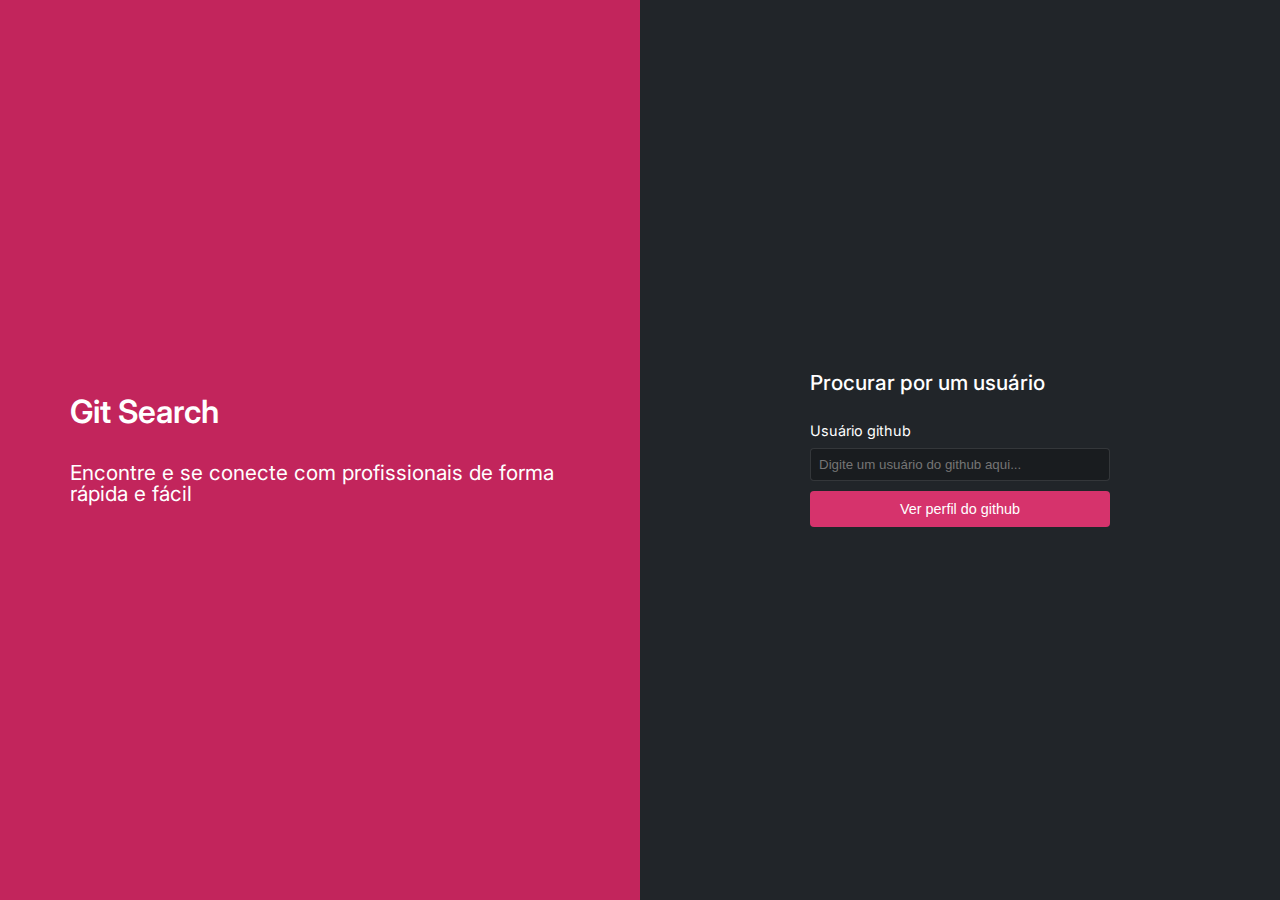
<file: index.html>
<!DOCTYPE html>
<html lang="en">
  <head>
    <meta charset="UTF-8" />
    <meta http-equiv="X-UA-Compatible" content="IE=edge" />
    <meta name="viewport" content="width=device-width, initial-scale=1.0" />

    <!-- FONTES -->
    <link rel="preconnect" href="https://fonts.googleapis.com" />
    <link rel="preconnect" href="https://fonts.gstatic.com" crossorigin />
    <link
      href="https://fonts.googleapis.com/css2?family=Inter:wght@100;200;300;400;500;600;700;800;900&display=swap"
      rel="stylesheet" />

    <!-- CSS -->
    <link rel="stylesheet" href="./src/styles/reset.css" />
    <link rel="stylesheet" href="./src/styles/globalStyles.css" />
    <link rel="stylesheet" href="./src/styles/main.css" />
    <link rel="stylesheet" href="./src/styles/section.css" />
    <link rel="stylesheet" href="./src/styles/button.css" />

    <title>Git Search</title>
  </head>
  <body>
    <main class="index">
      <section class="index__section-first">
        <div class="index__div">
          <h3>Git Search</h3>
          <p>Encontre e se conecte com profissionais de forma rápida e fácil</p>
        </div>
      </section>
      <section class="index__section-second">
        <form>
          <h4>Procurar por um usuário</h4>
          <p>Usuário github</p>
          <input
            class="index__input"
            type="text"
            placeholder="Digite um usuário do github aqui..." />
          <button id="btnP" type="button" class="index__button">
            Ver perfil do github
          </button>
        </form>
      </section>
    </main>
  </body>
  <script type="module" src="./src/scripts/index.js"></script>
</html>
</file>
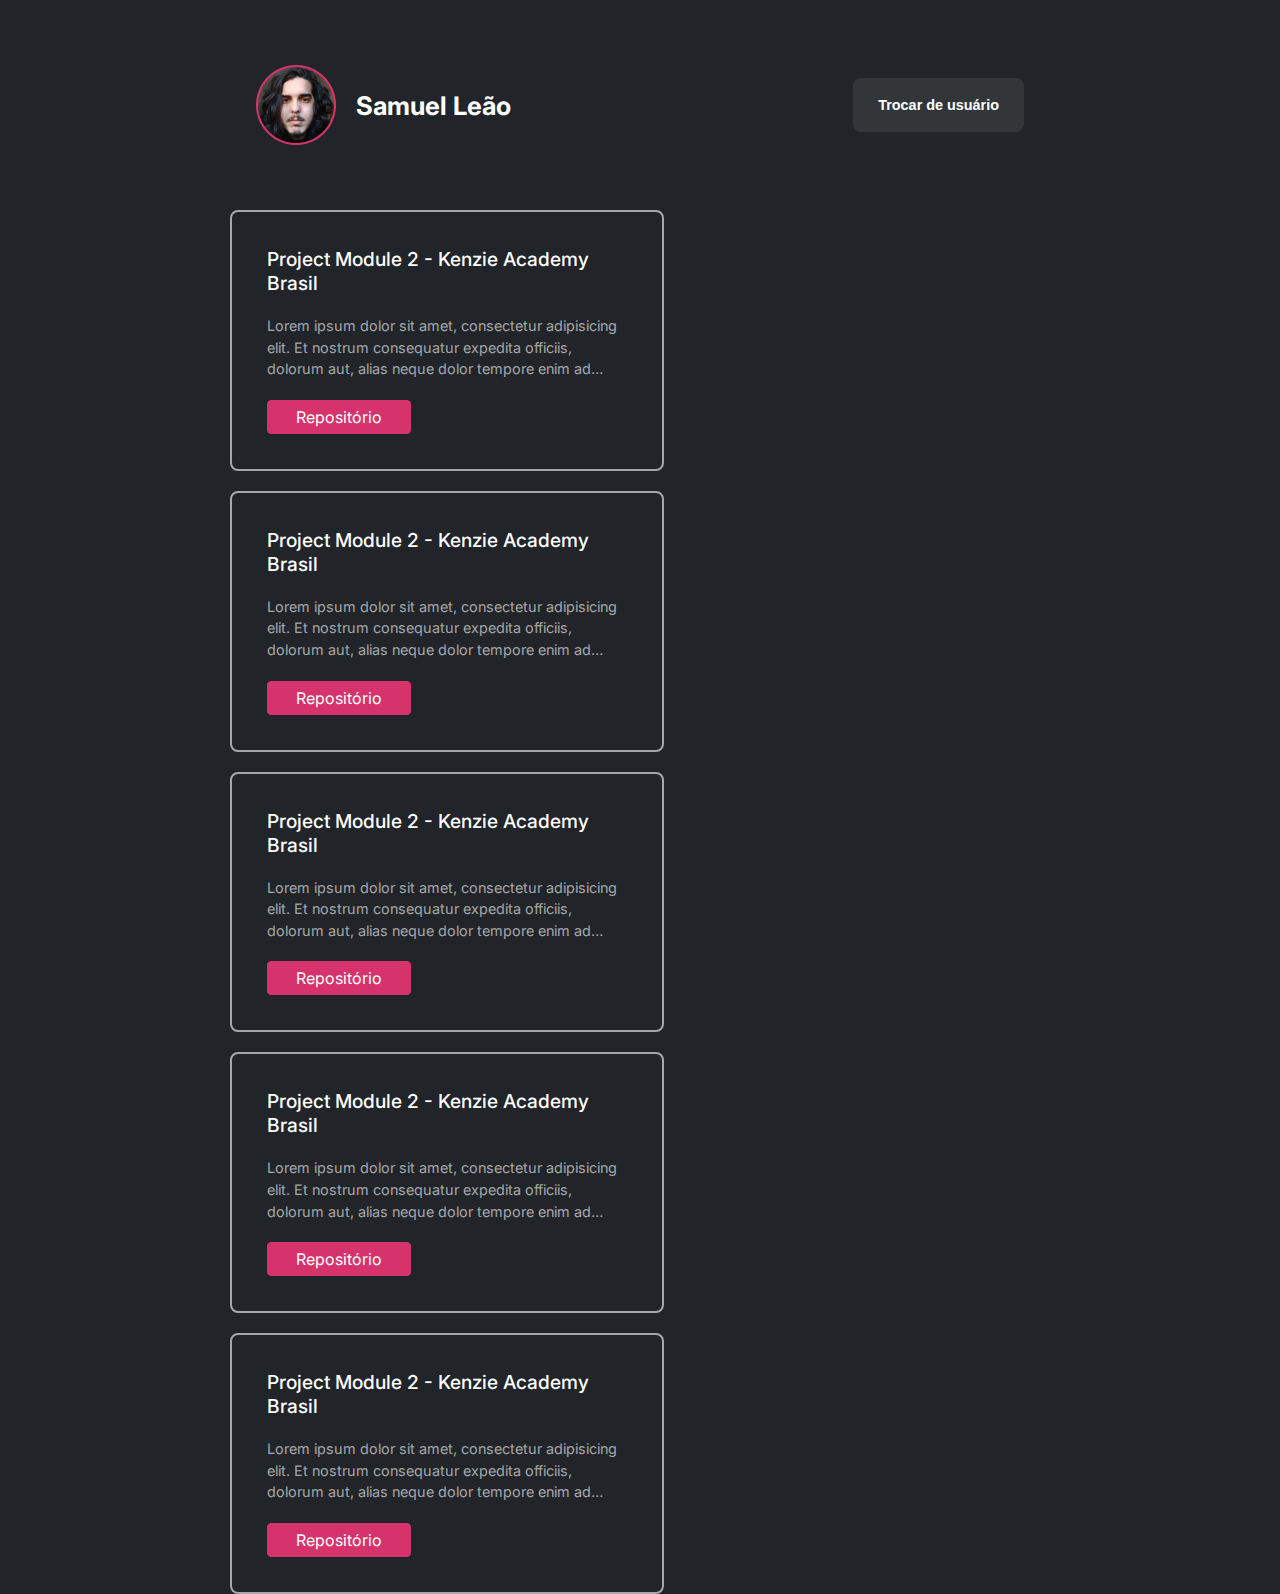
<file: src/pages/profile.html>
<!DOCTYPE html>
<html lang="en">
  <head>
    <meta charset="UTF-8" />
    <meta http-equiv="X-UA-Compatible" content="IE=edge" />
    <meta name="viewport" content="width=device-width, initial-scale=1.0" />

    <!-- FONTES -->
    <link rel="preconnect" href="https://fonts.googleapis.com" />
    <link rel="preconnect" href="https://fonts.gstatic.com" crossorigin />
    <link
      href="https://fonts.googleapis.com/css2?family=Inter:wght@100;200;300;400;500;600;700;800;900&display=swap"
      rel="stylesheet" />

    <!-- CSS -->
    <link rel="stylesheet" href="../styles/reset.css" />
    <link rel="stylesheet" href="../styles/globalStyles.css" />
    <link rel="stylesheet" href="../styles/header.css" />
    <link rel="stylesheet" href="../styles/main.css" />
    <link rel="stylesheet" href="../styles/section.css" />
    <link rel="stylesheet" href="../styles/button.css" />
    <link rel="stylesheet" href="../styles/ul.css" />
    <link rel="stylesheet" href="../styles/a.css" />

    <title>Git Search - User Profile</title>
  </head>
  <body class="profile__body">
    <header class="profile__header">
      <div class="profile_div">
        <img src="../assets/userImage.png" alt="user" />
        <p>Samuel Leão</p>
      </div>
      <button id="btnTrocaUser">Trocar de usuário</button>
    </header>
    <main class="profile__main">
      <ul class="profile__ul">
        <li>
          <h4>Project Module 2 - Kenzie Academy Brasil</h4>
          <p>
            Lorem ipsum dolor sit amet, consectetur adipisicing elit. Et nostrum
            consequatur expedita officiis, dolorum aut, alias neque dolor
            tempore enim ad inventore rerum, nam architecto a nihil perspiciatis
            deleniti reiciendis?
          </p>
          <a href="#" target="_blank">Repositório</a>
        </li>
        <li>
          <h4>Project Module 2 - Kenzie Academy Brasil</h4>
          <p>
            Lorem ipsum dolor sit amet, consectetur adipisicing elit. Et nostrum
            consequatur expedita officiis, dolorum aut, alias neque dolor
            tempore enim ad inventore rerum, nam architecto a nihil perspiciatis
            deleniti reiciendis?
          </p>
          <a href="#" target="_blank">Repositório</a>
        </li>
        <li>
          <h4>Project Module 2 - Kenzie Academy Brasil</h4>
          <p>
            Lorem ipsum dolor sit amet, consectetur adipisicing elit. Et nostrum
            consequatur expedita officiis, dolorum aut, alias neque dolor
            tempore enim ad inventore rerum, nam architecto a nihil perspiciatis
            deleniti reiciendis?
          </p>
          <a href="#" target="_blank">Repositório</a>
        </li>
        <li>
          <h4>Project Module 2 - Kenzie Academy Brasil</h4>
          <p>
            Lorem ipsum dolor sit amet, consectetur adipisicing elit. Et nostrum
            consequatur expedita officiis, dolorum aut, alias neque dolor
            tempore enim ad inventore rerum, nam architecto a nihil perspiciatis
            deleniti reiciendis?
          </p>
          <a href="#" target="_blank">Repositório</a>
        </li>
        <li>
          <h4>Project Module 2 - Kenzie Academy Brasil</h4>
          <p>
            Lorem ipsum dolor sit amet, consectetur adipisicing elit. Et nostrum
            consequatur expedita officiis, dolorum aut, alias neque dolor
            tempore enim ad inventore rerum, nam architecto a nihil perspiciatis
            deleniti reiciendis?
          </p>
          <a href="#" target="_blank">Repositório</a>
        </li>
      </ul>
    </main>
  </body>
  <script type="module" src="../scripts/profile.js"></script>
</html>
</file>
<file: src/styles/globalStyles.css>
:root {
  --color-brand-1: #c2255c;
  --color-brand-2: #d6336c;
  --color-grey-1: #191c1f;
  --color-grey-2: #212529;
  --color-grey-3: #33363a;
  --color-grey-4: #373b3e;
  --color-grey-6: #a6a8a9;
  --color-grey-7: #ffffff;
  --color-alert: #c22554;
  --font-primary: "Inter", sans-serif;
  font-family: var(--font-primary);
  line-height: 150%;
}

body {
  min-width: 100dvw;
  min-height: 100dvh;
}

.profile__body {
  display: flex;
  flex-direction: column;
  align-items: center;
  background-color: var(--color-grey-2);
}
</file>
<file: src/styles/main.css>
.index,
.error {
  display: flex;
  flex-direction: column;
  min-width: 100dvw;
  min-height: 100dvh;
}

.error {
  background-color: var(--color-grey-2);
}

.profile__main {
  width: 80%;
}

@media (min-width: 768px) {
  .index,
  .error {
    flex-direction: row;
  }
}
</file>
<file: src/styles/section.css>
.index__section-first,
.index__section-second,
.error__section-first,
.error__section-second {
  display: flex;
  justify-content: center;
  padding: 0 2rem;
  height: 50dvh;
}

.index__section-first {
  background-color: var(--color-brand-1);
}

.index__div,
.error__div-first {
  display: flex;
  flex-direction: column;
  justify-content: center;
  gap: 35px;
  max-width: 500px;
  width: 100%;
}

.index__section-first h3 {
  font-size: 2rem;
  font-weight: 600;
  color: var(--color-grey-7);
}

.index__section-first p,
.error__section-first p {
  font-size: 1.3rem;
  font-weight: 400;
  color: var(--color-grey-7);
}

.index__section-second {
  background-color: var(--color-grey-2);
}

.index__section-second form {
  display: flex;
  flex-direction: column;
  justify-content: center;
  max-width: 300px;
  width: 100%;
  gap: 10px;
}

.index__section-second form h4 {
  font-size: 1.3rem;
  font-weight: 500;
  color: var(--color-grey-7);
  margin-bottom: 20px;
}

.index__section-second form p {
  font-size: 0.9rem;
  font-family: 500;
  color: var(--color-grey-7);
}

.index__section-second form input {
  background-color: var(--color-grey-1);
  border: 1px solid rgba(255, 255, 255, 0.12);
  border-radius: 4px;
  padding: 8px;
  color: var(--color-grey-7);
}

.error__section-first h3 {
  font-size: 2.4rem;
  font-weight: 700;
  line-height: 50px;
  color: var(--color-grey-7);
}

@media (min-width: 768px) {
  .index__section-first,
  .index__section-second,
  .error__section-first,
  .error__section-second {
    height: 100svh;
    width: 100svw;
  }
}
</file>
<file: src/styles/button.css>
.index__section-second form button,
.error__section-first button {
  background-color: var(--color-brand-2);
  font-size: 0.9rem;
  border-radius: 4px;
  padding: 10px;
  border: none;
  color: var(--color-grey-7);
  cursor: pointer;
}

.error__section-first button {
  padding: 20px;
  font-size: 1.1rem;
}

.index__section-second form button:hover,
.error__section-first button:hover {
  background-color: var(--color-brand-1);
}

.profile__header button {
  font-size: 0.9rem;
  font-weight: 600;
  padding: 19px 25px;
  border-radius: 8px;
  width: 100%;
  max-width: 300px;
  border: none;
  background: rgba(255, 255, 255, 0.08);
  color: var(--color-grey-7);
  cursor: pointer;
}

.profile__header button:hover {
  background: var(--color-grey-1);
}

@media (min-width: 768px) {
  .profile__header button {
    width: auto;
  }
}
</file>
<file: src/styles/header.css>
.profile__header {
  display: flex;
  flex-direction: column;
  width: 60%;
  height: 210px;
  gap: 20px;
  margin: 0 auto;
  align-items: center;
  justify-content: center;
}

.profile_div {
  display: flex;
  align-items: center;
  justify-content: center;
  gap: 20px;
}

.profile_div p {
  font-size: 1.6rem;
  font-weight: 700;
  line-height: 29px;
  color: var(--color-grey-7);
}

@media (min-width: 768px) {
  .profile__header {
    flex-direction: row;
    justify-content: space-between;
  }
}
</file>
<file: src/styles/ul.css>
.profile__ul {
  display: flex;
  justify-content: center;
  gap: 20px;
  width: 80%;
  margin: 0 auto;
  flex-wrap: wrap;
}

.profile__ul li {
  display: flex;
  flex-direction: column;
  gap: 20px;
  padding: 35px;
  border: 2px solid rgba(255, 255, 255, 0.6);
  border-radius: 8px;
  max-width: 360px;
}
.profile__ul li h4 {
  font-size: 1.2rem;
  font-weight: 500;
  line-height: 24px;
  color: var(--color-grey-7);
}

.profile__ul li p {
  font-size: 0.9rem;
  font-weight: 400;
  line-height: 150%;
  color: rgba(255, 255, 255, 0.6);
  overflow: hidden;
  text-overflow: ellipsis;
  display: -webkit-box;
  -webkit-line-clamp: 3;
  -webkit-box-orient: vertical;
}

@media (min-width: 768px) {
  .profile__ul {
    align-items: flex-start;
    justify-content: space-between;
  }
}
</file>
<file: src/styles/a.css>
.profile__ul li a {
  width: 35%;
  min-width: 100px;
  border-radius: 4px;
  border: 1px solid var(--color-brand-2);
  background-color: var(--color-brand-2);
  color: var(--color-grey-7);
  padding: 8px;
  cursor: pointer;
  text-align: center;
  text-decoration: none;
}

.profile__ul li a:hover {
  background-color: var(--color-brand-1);
}
</file>
